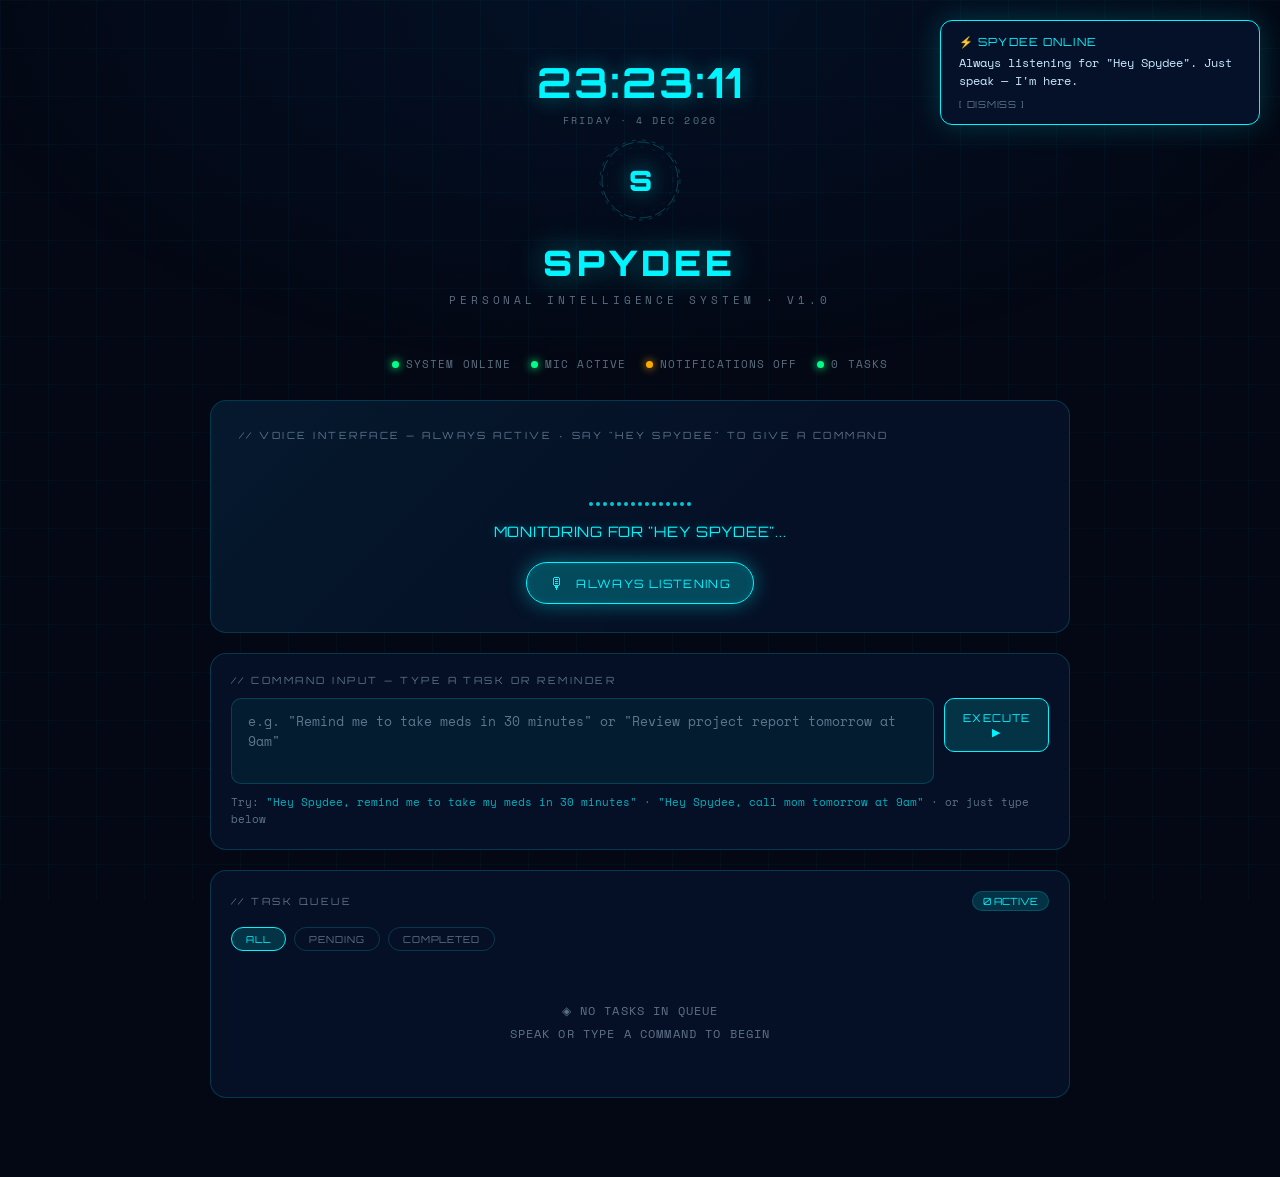
<file: spydee.html>
<!DOCTYPE html>
<html lang="en">
<head>
<meta charset="UTF-8">
<meta name="viewport" content="width=device-width, initial-scale=1.0">
<title>Spydee — Your AI Assistant</title>
<style>
  @import url('https://fonts.googleapis.com/css2?family=Orbitron:wght@400;500;700;900&family=Space+Mono:ital,wght@0,400;0,700;1,400&display=swap');

  :root {
    --cyan: #00f5ff;
    --cyan-dim: rgba(0,245,255,0.15);
    --cyan-glow: rgba(0,245,255,0.4);
    --blue: #0080ff;
    --blue-dim: rgba(0,128,255,0.12);
    --purple: #8b5cf6;
    --dark: #040814;
    --panel: rgba(6,18,42,0.85);
    --border: rgba(0,245,255,0.18);
    --text: #c8e8ff;
    --muted: rgba(200,232,255,0.45);
    --success: #00ff88;
    --warn: #ffaa00;
    --danger: #ff4466;
  }

  * { margin: 0; padding: 0; box-sizing: border-box; }

  body {
    font-family: 'Space Mono', monospace;
    background: var(--dark);
    color: var(--text);
    min-height: 100vh;
    overflow-x: hidden;
  }

  /* GRID BACKGROUND */
  body::before {
    content: '';
    position: fixed; inset: 0;
    background-image:
      linear-gradient(rgba(0,245,255,0.03) 1px, transparent 1px),
      linear-gradient(90deg, rgba(0,245,255,0.03) 1px, transparent 1px);
    background-size: 48px 48px;
    pointer-events: none;
    z-index: 0;
  }
  body::after {
    content: '';
    position: fixed; inset: 0;
    background: radial-gradient(ellipse 80% 60% at 50% 0%, rgba(0,128,255,0.08) 0%, transparent 70%);
    pointer-events: none;
    z-index: 0;
  }

  .app {
    position: relative;
    z-index: 1;
    max-width: 900px;
    margin: 0 auto;
    padding: 24px 20px 80px;
  }

  /* HEADER */
  header {
    text-align: center;
    padding: 32px 0 28px;
    position: relative;
  }
  .logo-ring {
    width: 88px; height: 88px;
    margin: 0 auto 16px;
    position: relative;
    display: flex; align-items: center; justify-content: center;
  }
  .logo-ring svg {
    position: absolute; inset: 0;
    animation: spin 8s linear infinite;
  }
  @keyframes spin { to { transform: rotate(360deg); } }
  .logo-ring svg.rev { animation-direction: reverse; animation-duration: 12s; }
  .logo-icon {
    font-size: 28px;
    font-family: 'Orbitron', monospace;
    font-weight: 900;
    color: var(--cyan);
    text-shadow: 0 0 20px var(--cyan-glow), 0 0 40px rgba(0,245,255,0.2);
    position: relative;
    z-index: 2;
  }
  h1 {
    font-family: 'Orbitron', monospace;
    font-size: 2.2rem;
    font-weight: 900;
    letter-spacing: 0.12em;
    color: var(--cyan);
    text-shadow: 0 0 30px var(--cyan-glow), 0 0 60px rgba(0,245,255,0.15);
  }
  .tagline {
    font-size: 0.7rem;
    color: var(--muted);
    letter-spacing: 0.35em;
    margin-top: 6px;
    text-transform: uppercase;
  }

  /* STATUS BAR */
  .status-bar {
    display: flex;
    align-items: center;
    justify-content: center;
    gap: 20px;
    margin: 20px 0 28px;
    flex-wrap: wrap;
  }
  .status-dot {
    display: flex; align-items: center; gap: 7px;
    font-size: 0.68rem;
    color: var(--muted);
    letter-spacing: 0.1em;
  }
  .dot {
    width: 7px; height: 7px; border-radius: 50%;
    background: var(--muted);
  }
  .dot.on {
    background: var(--success);
    box-shadow: 0 0 8px var(--success), 0 0 16px rgba(0,255,136,0.3);
    animation: pulse-dot 2s ease-in-out infinite;
  }
  .dot.warn { background: var(--warn); box-shadow: 0 0 8px var(--warn); }
  .dot.off { background: var(--danger); box-shadow: 0 0 8px var(--danger); }
  @keyframes pulse-dot {
    0%,100% { opacity: 1; } 50% { opacity: 0.5; }
  }

  /* VOICE PANEL */
  .voice-panel {
    background: var(--panel);
    border: 1px solid var(--border);
    border-radius: 16px;
    padding: 28px;
    margin-bottom: 20px;
    backdrop-filter: blur(12px);
    position: relative;
    overflow: hidden;
  }
  .voice-panel::before {
    content: '';
    position: absolute; inset: 0;
    background: linear-gradient(135deg, rgba(0,245,255,0.04) 0%, transparent 60%);
    pointer-events: none;
  }
  .voice-label {
    font-family: 'Orbitron', monospace;
    font-size: 0.62rem;
    letter-spacing: 0.25em;
    color: var(--muted);
    margin-bottom: 16px;
  }
  .voice-visualizer {
    display: flex;
    align-items: flex-end;
    justify-content: center;
    gap: 3px;
    height: 48px;
    margin: 16px 0;
  }
  .bar {
    width: 4px;
    background: var(--cyan);
    border-radius: 2px;
    opacity: 0.3;
    height: 4px;
    transition: height 0.1s ease;
  }
  .bar.active { opacity: 1; }
  @keyframes bar-pulse {
    0%,100% { height: 4px; } 50% { height: 36px; }
  }
  .listening .bar { animation: bar-pulse 0.8s ease-in-out infinite; opacity: 0.8; }
  .listening .bar:nth-child(1) { animation-delay: 0s; }
  .listening .bar:nth-child(2) { animation-delay: 0.08s; }
  .listening .bar:nth-child(3) { animation-delay: 0.16s; }
  .listening .bar:nth-child(4) { animation-delay: 0.12s; }
  .listening .bar:nth-child(5) { animation-delay: 0.04s; }
  .listening .bar:nth-child(6) { animation-delay: 0.2s; }
  .listening .bar:nth-child(7) { animation-delay: 0.08s; }
  .listening .bar:nth-child(8) { animation-delay: 0.16s; }
  .listening .bar:nth-child(9) { animation-delay: 0.04s; }
  .listening .bar:nth-child(10) { animation-delay: 0.12s; }
  .listening .bar:nth-child(11) { animation-delay: 0.08s; }
  .listening .bar:nth-child(12) { animation-delay: 0.0s; }
  .listening .bar:nth-child(13) { animation-delay: 0.16s; }
  .listening .bar:nth-child(14) { animation-delay: 0.04s; }
  .listening .bar:nth-child(15) { animation-delay: 0.12s; }

  .spydee-response {
    font-family: 'Orbitron', monospace;
    font-size: 0.9rem;
    color: var(--cyan);
    text-align: center;
    min-height: 24px;
    letter-spacing: 0.05em;
    text-shadow: 0 0 10px var(--cyan-glow);
  }
  .wake-btn {
    display: flex;
    align-items: center;
    gap: 10px;
    margin: 16px auto 0;
    width: fit-content;
    background: var(--cyan-dim);
    border: 1px solid var(--cyan);
    border-radius: 40px;
    padding: 10px 22px;
    font-family: 'Orbitron', monospace;
    font-size: 0.72rem;
    letter-spacing: 0.12em;
    color: var(--cyan);
    cursor: pointer;
    transition: all 0.2s;
  }
  .wake-btn:hover { background: rgba(0,245,255,0.22); }
  .wake-btn.active {
    background: rgba(0,245,255,0.25);
    box-shadow: 0 0 20px var(--cyan-glow), inset 0 0 10px rgba(0,245,255,0.1);
  }
  .mic-icon { font-size: 16px; }

  /* INPUT PANEL */
  .input-panel {
    background: var(--panel);
    border: 1px solid var(--border);
    border-radius: 16px;
    padding: 20px;
    margin-bottom: 20px;
    backdrop-filter: blur(12px);
  }
  .input-label {
    font-family: 'Orbitron', monospace;
    font-size: 0.62rem;
    letter-spacing: 0.25em;
    color: var(--muted);
    margin-bottom: 12px;
  }
  .input-row {
    display: flex;
    gap: 10px;
    align-items: flex-start;
  }
  .task-input {
    flex: 1;
    background: rgba(0,245,255,0.05);
    border: 1px solid var(--border);
    border-radius: 10px;
    padding: 12px 16px;
    font-family: 'Space Mono', monospace;
    font-size: 0.82rem;
    color: var(--text);
    resize: none;
    outline: none;
    transition: border-color 0.2s;
    min-height: 80px;
  }
  .task-input::placeholder { color: var(--muted); }
  .task-input:focus { border-color: var(--cyan); }
  .submit-btn {
    background: var(--cyan-dim);
    border: 1px solid var(--cyan);
    border-radius: 10px;
    padding: 12px 18px;
    color: var(--cyan);
    font-family: 'Orbitron', monospace;
    font-size: 0.68rem;
    letter-spacing: 0.1em;
    cursor: pointer;
    transition: all 0.2s;
    white-space: nowrap;
  }
  .submit-btn:hover { background: rgba(0,245,255,0.22); }
  .submit-btn:active { transform: scale(0.97); }

  .hint {
    font-size: 0.68rem;
    color: var(--muted);
    margin-top: 10px;
    line-height: 1.6;
  }
  .hint span { color: var(--cyan); opacity: 0.7; }

  /* TASKS PANEL */
  .tasks-panel {
    background: var(--panel);
    border: 1px solid var(--border);
    border-radius: 16px;
    padding: 20px;
    backdrop-filter: blur(12px);
  }
  .panel-header {
    display: flex;
    align-items: center;
    justify-content: space-between;
    margin-bottom: 16px;
  }
  .panel-title {
    font-family: 'Orbitron', monospace;
    font-size: 0.62rem;
    letter-spacing: 0.25em;
    color: var(--muted);
  }
  .task-count {
    font-family: 'Orbitron', monospace;
    font-size: 0.62rem;
    color: var(--cyan);
    background: var(--cyan-dim);
    border: 1px solid var(--border);
    padding: 3px 10px;
    border-radius: 20px;
  }
  .task-list { display: flex; flex-direction: column; gap: 10px; }
  .empty-state {
    text-align: center;
    padding: 32px 0;
    color: var(--muted);
    font-size: 0.72rem;
    letter-spacing: 0.1em;
    line-height: 2;
  }

  .task-card {
    background: rgba(0,245,255,0.04);
    border: 1px solid var(--border);
    border-radius: 10px;
    padding: 14px 16px;
    display: flex;
    align-items: flex-start;
    gap: 12px;
    transition: border-color 0.2s, background 0.2s;
    position: relative;
    overflow: hidden;
  }
  .task-card::before {
    content: '';
    position: absolute; left: 0; top: 0; bottom: 0;
    width: 3px;
    background: var(--cyan);
    opacity: 0.5;
  }
  .task-card.urgent::before { background: var(--danger); opacity: 1; }
  .task-card.soon::before { background: var(--warn); opacity: 1; }
  .task-card.done { opacity: 0.4; }
  .task-card.done::before { background: var(--success); opacity: 0.5; }

  .task-check {
    width: 18px; height: 18px;
    border: 1px solid var(--border);
    border-radius: 4px;
    cursor: pointer;
    display: flex; align-items: center; justify-content: center;
    flex-shrink: 0;
    margin-top: 1px;
    transition: all 0.2s;
    background: transparent;
  }
  .task-check:hover { border-color: var(--cyan); }
  .task-check.checked {
    background: var(--success);
    border-color: var(--success);
  }
  .checkmark { font-size: 11px; color: var(--dark); display: none; }
  .task-check.checked .checkmark { display: block; }

  .task-body { flex: 1; min-width: 0; }
  .task-text {
    font-size: 0.82rem;
    color: var(--text);
    line-height: 1.5;
    word-break: break-word;
  }
  .task-card.done .task-text { text-decoration: line-through; color: var(--muted); }
  .task-meta {
    display: flex;
    align-items: center;
    gap: 10px;
    margin-top: 7px;
    flex-wrap: wrap;
  }
  .task-time {
    font-size: 0.65rem;
    color: var(--muted);
    letter-spacing: 0.05em;
  }
  .task-badge {
    font-family: 'Orbitron', monospace;
    font-size: 0.58rem;
    letter-spacing: 0.1em;
    padding: 2px 8px;
    border-radius: 4px;
    border: 1px solid;
  }
  .badge-urgent { color: var(--danger); border-color: rgba(255,68,102,0.3); background: rgba(255,68,102,0.08); }
  .badge-soon { color: var(--warn); border-color: rgba(255,170,0,0.3); background: rgba(255,170,0,0.08); }
  .badge-later { color: var(--muted); border-color: var(--border); }
  .badge-done { color: var(--success); border-color: rgba(0,255,136,0.3); background: rgba(0,255,136,0.08); }

  .task-del {
    background: none;
    border: none;
    color: var(--muted);
    cursor: pointer;
    font-size: 16px;
    padding: 0;
    line-height: 1;
    opacity: 0;
    transition: opacity 0.2s, color 0.2s;
    flex-shrink: 0;
  }
  .task-card:hover .task-del { opacity: 1; }
  .task-del:hover { color: var(--danger); }

  /* NOTIFICATION TOAST */
  .toast-container {
    position: fixed;
    top: 20px; right: 20px;
    z-index: 9999;
    display: flex;
    flex-direction: column;
    gap: 10px;
    pointer-events: none;
  }
  .toast {
    background: rgba(6,18,42,0.97);
    border: 1px solid var(--cyan);
    border-radius: 12px;
    padding: 14px 18px;
    max-width: 320px;
    box-shadow: 0 0 30px rgba(0,245,255,0.2);
    animation: slide-in 0.3s ease;
    pointer-events: all;
  }
  @keyframes slide-in {
    from { transform: translateX(120%); opacity: 0; }
    to { transform: translateX(0); opacity: 1; }
  }
  @keyframes slide-out {
    from { transform: translateX(0); opacity: 1; }
    to { transform: translateX(120%); opacity: 0; }
  }
  .toast.out { animation: slide-out 0.3s ease forwards; }
  .toast-title {
    font-family: 'Orbitron', monospace;
    font-size: 0.7rem;
    color: var(--cyan);
    letter-spacing: 0.1em;
    margin-bottom: 5px;
  }
  .toast-body {
    font-size: 0.75rem;
    color: var(--text);
    line-height: 1.5;
  }
  .toast-dismiss {
    font-family: 'Orbitron', monospace;
    font-size: 0.6rem;
    color: var(--muted);
    cursor: pointer;
    margin-top: 8px;
    display: block;
    letter-spacing: 0.08em;
  }
  .toast-dismiss:hover { color: var(--cyan); }

  /* VOICE ACTIVE OVERLAY */
  #voice-overlay {
    display: none;
    position: fixed;
    inset: 0;
    background: rgba(0,245,255,0.04);
    border: 3px solid rgba(0,245,255,0.15);
    z-index: 100;
    pointer-events: none;
    animation: border-glow 2s ease-in-out infinite;
  }
  @keyframes border-glow {
    0%,100% { border-color: rgba(0,245,255,0.1); }
    50% { border-color: rgba(0,245,255,0.3); }
  }
  #voice-overlay.show { display: block; }

  /* TIME DISPLAY */
  .time-display {
    text-align: center;
    margin-bottom: 8px;
  }
  .clock {
    font-family: 'Orbitron', monospace;
    font-size: 2.6rem;
    font-weight: 700;
    color: var(--cyan);
    text-shadow: 0 0 20px var(--cyan-glow);
    letter-spacing: 0.05em;
  }
  .date-str {
    font-size: 0.65rem;
    color: var(--muted);
    letter-spacing: 0.2em;
    text-transform: uppercase;
    margin-top: 4px;
  }

  /* FILTER TABS */
  .filter-tabs {
    display: flex;
    gap: 8px;
    margin-bottom: 16px;
    flex-wrap: wrap;
  }
  .filter-tab {
    font-family: 'Orbitron', monospace;
    font-size: 0.6rem;
    letter-spacing: 0.1em;
    padding: 5px 14px;
    border-radius: 20px;
    border: 1px solid var(--border);
    background: none;
    color: var(--muted);
    cursor: pointer;
    transition: all 0.2s;
  }
  .filter-tab.active {
    background: var(--cyan-dim);
    border-color: var(--cyan);
    color: var(--cyan);
  }

  /* SCROLLBAR */
  ::-webkit-scrollbar { width: 4px; }
  ::-webkit-scrollbar-track { background: transparent; }
  ::-webkit-scrollbar-thumb { background: var(--border); border-radius: 2px; }
</style>
</head>
<body>

<div id="voice-overlay"></div>
<div class="toast-container" id="toasts"></div>

<div class="app">
  <!-- HEADER -->
  <header>
    <div class="time-display">
      <div class="clock" id="clock">00:00:00</div>
      <div class="date-str" id="date-str">LOADING...</div>
    </div>
    <div class="logo-ring">
      <svg viewBox="0 0 88 88" fill="none" xmlns="http://www.w3.org/2000/svg">
        <circle cx="44" cy="44" r="40" stroke="rgba(0,245,255,0.2)" stroke-width="1" stroke-dasharray="4 6"/>
        <circle cx="44" cy="44" r="38" stroke="rgba(0,245,255,0.5)" stroke-width="0.5" stroke-dasharray="12 4"/>
      </svg>
      <svg viewBox="0 0 88 88" fill="none" xmlns="http://www.w3.org/2000/svg" class="rev">
        <circle cx="44" cy="44" r="33" stroke="rgba(0,128,255,0.3)" stroke-width="0.5" stroke-dasharray="3 9"/>
      </svg>
      <div class="logo-icon">S</div>
    </div>
    <h1>SPYDEE</h1>
    <div class="tagline">Personal Intelligence System · v1.0</div>
  </header>

  <!-- STATUS BAR -->
  <div class="status-bar">
    <div class="status-dot"><div class="dot on" id="sys-dot"></div>SYSTEM ONLINE</div>
    <div class="status-dot"><div class="dot" id="mic-dot"></div><span id="mic-status">MIC STANDBY</span></div>
    <div class="status-dot"><div class="dot" id="notif-dot"></div><span id="notif-status">NOTIFICATIONS</span></div>
    <div class="status-dot"><div class="dot on"></div><span id="task-status">0 TASKS</span></div>
  </div>

  <!-- VOICE PANEL -->
  <div class="voice-panel" id="voice-panel">
    <div class="voice-label">// VOICE INTERFACE — ALWAYS ACTIVE · SAY "HEY SPYDEE" TO GIVE A COMMAND</div>
    <div class="voice-visualizer" id="visualizer">
      <div class="bar"></div><div class="bar"></div><div class="bar"></div>
      <div class="bar"></div><div class="bar"></div><div class="bar"></div>
      <div class="bar"></div><div class="bar"></div><div class="bar"></div>
      <div class="bar"></div><div class="bar"></div><div class="bar"></div>
      <div class="bar"></div><div class="bar"></div><div class="bar"></div>
    </div>
    <div class="spydee-response" id="spydee-response">AWAITING ACTIVATION...</div>
    <button class="wake-btn" id="wake-btn" onclick="toggleListening()">
      <span class="mic-icon">🎙</span>
      <span id="wake-btn-label">INITIALIZING MIC...</span>
    </button>
  </div>

  <!-- INPUT PANEL -->
  <div class="input-panel">
    <div class="input-label">// COMMAND INPUT — TYPE A TASK OR REMINDER</div>
    <div class="input-row">
      <textarea class="task-input" id="task-input" placeholder='e.g. "Remind me to take meds in 30 minutes" or "Review project report tomorrow at 9am"' rows="3"></textarea>
      <button class="submit-btn" onclick="processInput()">EXECUTE<br>▶</button>
    </div>
    <div class="hint">
      Try: <span>"Hey Spydee, remind me to take my meds in 30 minutes"</span> · <span>"Hey Spydee, call mom tomorrow at 9am"</span> · or just type below
    </div>
  </div>

  <!-- TASKS PANEL -->
  <div class="tasks-panel">
    <div class="panel-header">
      <div class="panel-title">// TASK QUEUE</div>
      <div class="task-count" id="task-count">0 ACTIVE</div>
    </div>
    <div class="filter-tabs">
      <button class="filter-tab active" onclick="setFilter('all', this)">ALL</button>
      <button class="filter-tab" onclick="setFilter('pending', this)">PENDING</button>
      <button class="filter-tab" onclick="setFilter('done', this)">COMPLETED</button>
    </div>
    <div class="task-list" id="task-list">
      <div class="empty-state">
        ◈ NO TASKS IN QUEUE<br>
        SPEAK OR TYPE A COMMAND TO BEGIN
      </div>
    </div>
  </div>
</div>

<script>
// ── STATE ──────────────────────────────────────────────────────
let tasks = JSON.parse(localStorage.getItem('spydee_tasks') || '[]');
let isListening = false;
let recognition = null;
let wakeDetected = false;
let commandMode = false;
let filter = 'all';
let reminderTimers = {};

// ── CLOCK ──────────────────────────────────────────────────────
function updateClock() {
  const now = new Date();
  document.getElementById('clock').textContent = now.toLocaleTimeString('en-US', {hour12: false});
  const days = ['SUNDAY','MONDAY','TUESDAY','WEDNESDAY','THURSDAY','FRIDAY','SATURDAY'];
  const months = ['JAN','FEB','MAR','APR','MAY','JUN','JUL','AUG','SEP','OCT','NOV','DEC'];
  document.getElementById('date-str').textContent =
    `${days[now.getDay()]} · ${now.getDate()} ${months[now.getMonth()]} ${now.getFullYear()}`;
}
setInterval(updateClock, 1000);
updateClock();

// ── NOTIFICATIONS ──────────────────────────────────────────────
async function initNotifications() {
  if (!('Notification' in window)) return;
  if (Notification.permission === 'default') {
    const p = await Notification.requestPermission();
    updateNotifStatus(p);
  } else {
    updateNotifStatus(Notification.permission);
  }
}
function updateNotifStatus(perm) {
  const dot = document.getElementById('notif-dot');
  const label = document.getElementById('notif-status');
  if (perm === 'granted') {
    dot.className = 'dot on';
    label.textContent = 'NOTIFICATIONS ON';
  } else {
    dot.className = 'dot warn';
    label.textContent = 'NOTIFICATIONS OFF';
  }
}
initNotifications();

function sendNotification(title, body) {
  showToast(title, body);
  if (Notification.permission === 'granted') {
    new Notification('⚡ SPYDEE: ' + title, { body, icon: '' });
  }
}

function showToast(title, body) {
  const container = document.getElementById('toasts');
  const toast = document.createElement('div');
  toast.className = 'toast';
  toast.innerHTML = `
    <div class="toast-title">⚡ ${title.toUpperCase()}</div>
    <div class="toast-body">${body}</div>
    <span class="toast-dismiss" onclick="dismissToast(this.parentElement)">[ DISMISS ]</span>
  `;
  container.appendChild(toast);
  setTimeout(() => dismissToast(toast), 8000);
}
function dismissToast(el) {
  el.classList.add('out');
  setTimeout(() => el.remove(), 350);
}

// ── VOICE RECOGNITION ──────────────────────────────────────────
function initSpeech() {
  const SR = window.SpeechRecognition || window.webkitSpeechRecognition;
  if (!SR) {
    setResponse('SPEECH API NOT AVAILABLE IN THIS BROWSER');
    return null;
  }
  const r = new SR();
  r.continuous = true;
  r.interimResults = true;
  r.lang = 'en-US';

  r.onresult = (event) => {
    let interim = '';
    let final = '';
    for (let i = event.resultIndex; i < event.results.length; i++) {
      const t = event.results[i][0].transcript.toLowerCase().trim();
      if (event.results[i].isFinal) final += t + ' ';
      else interim += t;
    }
    const heard = (final + interim).trim();

    if (!commandMode) {
      if (heard.includes('hey spydee') || heard.includes('hey spider') || heard.includes('hey speedy')) {
        wakeDetected = true;
        commandMode = true;
        setResponse('YES? WHAT CAN I DO FOR YOU?');
        document.getElementById('voice-overlay').classList.add('show');
        speakResponse('Yes? What can I do for you?');
        setTimeout(() => setResponse('LISTENING FOR YOUR COMMAND...'), 1800);
      }
    } else {
      setResponse('PROCESSING: "' + heard.toUpperCase() + '"');
      if (final.trim().length > 3) {
        const cmd = final.trim();
        commandMode = false;
        wakeDetected = false;
        document.getElementById('voice-overlay').classList.remove('show');
        handleVoiceCommand(cmd);
      }
    }
  };

  r.onerror = (e) => {
    if (e.error !== 'no-speech') {
      setResponse('ERROR: ' + e.error.toUpperCase());
    }
  };

  r.onend = () => {
    if (isListening) {
      try { r.start(); } catch(err) {}
    }
  };

  return r;
}

function toggleListening() {
  if (!recognition) recognition = initSpeech();
  if (!recognition) return;
  isListening = !isListening;
  const btn = document.getElementById('wake-btn');
  const label = document.getElementById('wake-btn-label');
  const micDot = document.getElementById('mic-dot');
  const micStatus = document.getElementById('mic-status');
  const viz = document.getElementById('visualizer');

  if (isListening) {
    try {
      recognition.start();
      btn.classList.add('active');
      label.textContent = 'ALWAYS LISTENING';
      micDot.className = 'dot on';
      micStatus.textContent = 'MIC ACTIVE';
      viz.classList.add('listening');
      setResponse('MONITORING FOR "HEY SPYDEE"...');
    } catch(e) {
      isListening = false;
    }
  } else {
    recognition.stop();
    btn.classList.remove('active');
    label.textContent = 'MIC MUTED — CLICK TO RESUME';
    micDot.className = 'dot warn';
    micStatus.textContent = 'MIC MUTED';
    viz.classList.remove('listening');
    setResponse('MIC MUTED. CLICK TO RESUME LISTENING.');
    document.getElementById('voice-overlay').classList.remove('show');
    commandMode = false;
  }
}

function handleVoiceCommand(cmd) {
  setResponse('COMMAND RECEIVED. PROCESSING...');
  setTimeout(() => {
    const task = parseNaturalLanguage(cmd);
    if (task) {
      addTask(task);
      const resp = task.remindAt
        ? 'TASK LOGGED. REMINDER SET FOR ' + formatTime(task.remindAt) + '.'
        : 'TASK LOGGED: ' + task.text.toUpperCase();
      setResponse(resp);
      speakResponse(task.remindAt
        ? 'Got it. I will remind you at ' + formatTime(task.remindAt) + '.'
        : 'Task logged: ' + task.text);
    } else {
      setResponse('COMMAND UNDERSTOOD. USE TEXT INPUT FOR COMPLEX TASKS.');
      speakResponse('I heard you. Please use the text input for more details.');
    }
  }, 600);
}

// ── NLP PARSER ────────────────────────────────────────────────
function parseNaturalLanguage(input) {
  const text = input.toLowerCase().trim();
  let taskText = input;
  let remindAt = null;

  // Clean prefixes
  taskText = taskText
    .replace(/^(remind me to|don't forget to|don't forget|remember to|task:|note:|hey spydee[,]?\s*)/gi, '')
    .trim();

  const now = new Date();

  // "in X minutes/hours"
  const inMatch = text.match(/in\s+(\d+)\s*(min(?:ute)?s?|hour?s?|hr?s?)/i);
  if (inMatch) {
    const val = parseInt(inMatch[1]);
    const unit = inMatch[2].toLowerCase();
    const ms = unit.startsWith('h') ? val * 3600000 : val * 60000;
    remindAt = new Date(now.getTime() + ms);
    taskText = taskText.replace(inMatch[0], '').trim();
  }

  // "at Xam/pm" or "at X:XX"
  const atMatch = text.match(/\bat\s+(\d{1,2})(?::(\d{2}))?\s*(am|pm)?/i);
  if (atMatch && !remindAt) {
    let h = parseInt(atMatch[1]);
    const m = atMatch[2] ? parseInt(atMatch[2]) : 0;
    const ampm = atMatch[3] ? atMatch[3].toLowerCase() : null;
    if (ampm === 'pm' && h < 12) h += 12;
    if (ampm === 'am' && h === 12) h = 0;
    const d = new Date(now);
    d.setHours(h, m, 0, 0);

    // "tomorrow"
    if (text.includes('tomorrow')) d.setDate(d.getDate() + 1);
    if (d <= now) d.setDate(d.getDate() + 1);
    remindAt = d;
    taskText = taskText.replace(atMatch[0], '').replace(/tomorrow/i, '').trim();
  }

  // "tomorrow" without time — set 9am next day
  if (text.includes('tomorrow') && !remindAt) {
    const d = new Date(now);
    d.setDate(d.getDate() + 1);
    d.setHours(9, 0, 0, 0);
    remindAt = d;
    taskText = taskText.replace(/tomorrow/i, '').trim();
  }

  // Clean trailing words
  taskText = taskText.replace(/\s*(by|before|on|for)\s*$/i, '').trim();
  if (!taskText) taskText = input.replace(/^(remind me to|task:|note:)\s*/i, '').trim();

  // Capitalize
  taskText = taskText.charAt(0).toUpperCase() + taskText.slice(1);

  return { id: Date.now(), text: taskText, remindAt, done: false, createdAt: new Date() };
}

// ── TASK MANAGEMENT ────────────────────────────────────────────
function processInput() {
  const input = document.getElementById('task-input').value.trim();
  if (!input) return;
  const task = parseNaturalLanguage(input);
  addTask(task);
  document.getElementById('task-input').value = '';
  setResponse('TASK LOGGED: ' + task.text.toUpperCase());
}

function addTask(task) {
  tasks.unshift(task);
  saveTasks();
  renderTasks();
  if (task.remindAt) scheduleReminder(task);
  updateStatusBar();
}

function scheduleReminder(task) {
  const delay = task.remindAt - Date.now();
  if (delay <= 0) {
    sendNotification('REMINDER', task.text);
    return;
  }
  reminderTimers[task.id] = setTimeout(() => {
    sendNotification('⏰ REMINDER', task.text);
    setResponse('REMINDER: ' + task.text.toUpperCase());
    speakResponse('Reminder: ' + task.text);
  }, delay);
}

function toggleDone(id) {
  tasks = tasks.map(t => t.id === id ? {...t, done: !t.done} : t);
  saveTasks();
  renderTasks();
  updateStatusBar();
}

function deleteTask(id) {
  if (reminderTimers[id]) clearTimeout(reminderTimers[id]);
  tasks = tasks.filter(t => t.id !== id);
  saveTasks();
  renderTasks();
  updateStatusBar();
}

function saveTasks() {
  localStorage.setItem('spydee_tasks', JSON.stringify(tasks));
}

// ── INIT REMINDERS FROM STORED TASKS ──────────────────────────
function initReminders() {
  tasks.forEach(t => {
    if (t.remindAt && !t.done) {
      t.remindAt = new Date(t.remindAt);
      if (t.remindAt > new Date()) scheduleReminder(t);
    }
  });
}

// ── RENDER ────────────────────────────────────────────────────
function setFilter(f, btn) {
  filter = f;
  document.querySelectorAll('.filter-tab').forEach(b => b.classList.remove('active'));
  btn.classList.add('active');
  renderTasks();
}

function renderTasks() {
  const list = document.getElementById('task-list');
  let filtered = tasks;
  if (filter === 'pending') filtered = tasks.filter(t => !t.done);
  if (filter === 'done') filtered = tasks.filter(t => t.done);

  if (!filtered.length) {
    list.innerHTML = `<div class="empty-state">◈ ${filter === 'done' ? 'NO COMPLETED TASKS' : 'NO TASKS IN QUEUE'}<br>SPEAK OR TYPE A COMMAND TO BEGIN</div>`;
    return;
  }

  list.innerHTML = filtered.map(task => {
    const urgency = getUrgency(task);
    const badge = getBadge(task);
    return `
      <div class="task-card ${urgency} ${task.done ? 'done' : ''}">
        <div class="task-check ${task.done ? 'checked' : ''}" onclick="toggleDone(${task.id})">
          <span class="checkmark">✓</span>
        </div>
        <div class="task-body">
          <div class="task-text">${escHtml(task.text)}</div>
          <div class="task-meta">
            <span class="task-time">${formatMeta(task)}</span>
            ${badge}
          </div>
        </div>
        <button class="task-del" onclick="deleteTask(${task.id})">✕</button>
      </div>
    `;
  }).join('');
}

function getUrgency(task) {
  if (task.done) return 'done';
  if (!task.remindAt) return '';
  const mins = (new Date(task.remindAt) - Date.now()) / 60000;
  if (mins < 0) return 'urgent';
  if (mins < 60) return 'urgent';
  if (mins < 240) return 'soon';
  return '';
}

function getBadge(task) {
  if (task.done) return '<span class="task-badge badge-done">DONE</span>';
  if (!task.remindAt) return '<span class="task-badge badge-later">NO REMINDER</span>';
  const mins = (new Date(task.remindAt) - Date.now()) / 60000;
  if (mins < 0) return '<span class="task-badge badge-urgent">OVERDUE</span>';
  if (mins < 60) return '<span class="task-badge badge-urgent">SOON</span>';
  if (mins < 240) return '<span class="task-badge badge-soon">TODAY</span>';
  return '<span class="task-badge badge-later">SCHEDULED</span>';
}

function formatMeta(task) {
  const created = new Date(task.createdAt);
  let s = 'Added ' + formatTime(created);
  if (task.remindAt) s += ' · Reminder: ' + formatTime(new Date(task.remindAt));
  return s;
}

function formatTime(d) {
  if (!d) return '';
  return new Date(d).toLocaleString('en-US', {
    month: 'short', day: 'numeric',
    hour: 'numeric', minute: '2-digit', hour12: true
  });
}

function updateStatusBar() {
  const active = tasks.filter(t => !t.done).length;
  document.getElementById('task-status').textContent = active + ' TASK' + (active !== 1 ? 'S' : '');
  document.getElementById('task-count').textContent = active + ' ACTIVE';
}

function escHtml(s) {
  return s.replace(/&/g,'&amp;').replace(/</g,'&lt;').replace(/>/g,'&gt;');
}

// ── SPEECH SYNTHESIS ──────────────────────────────────────────
function speakResponse(text) {
  if (!window.speechSynthesis) return;
  const u = new SpeechSynthesisUtterance(text);
  u.rate = 0.9;
  u.pitch = 0.85;
  window.speechSynthesis.speak(u);
}

function setResponse(text) {
  document.getElementById('spydee-response').textContent = text;
}

// ── KEYBOARD SHORTCUT ─────────────────────────────────────────
document.getElementById('task-input').addEventListener('keydown', e => {
  if (e.key === 'Enter' && !e.shiftKey) {
    e.preventDefault();
    processInput();
  }
});

// ── INIT ──────────────────────────────────────────────────────
renderTasks();
updateStatusBar();
initReminders();

// Auto-start listening as soon as page loads
function autoStartListening() {
  recognition = initSpeech();
  if (!recognition) return;
  isListening = true;
  try {
    recognition.start();
    document.getElementById('wake-btn').classList.add('active');
    document.getElementById('wake-btn-label').textContent = 'ALWAYS LISTENING';
    document.getElementById('mic-dot').className = 'dot on';
    document.getElementById('mic-status').textContent = 'MIC ACTIVE';
    document.getElementById('visualizer').classList.add('listening');
    setResponse('MONITORING FOR "HEY SPYDEE"...');
  } catch(e) {
    isListening = false;
    setResponse('MIC PERMISSION REQUIRED — CLICK TO ENABLE');
  }
}

// Greeting + auto-listen
setTimeout(() => {
  showToast('SPYDEE ONLINE', 'Always listening for "Hey Spydee". Just speak — I\'m here.');
  autoStartListening();
}, 800);
</script>
</body>
</html>
</file>
